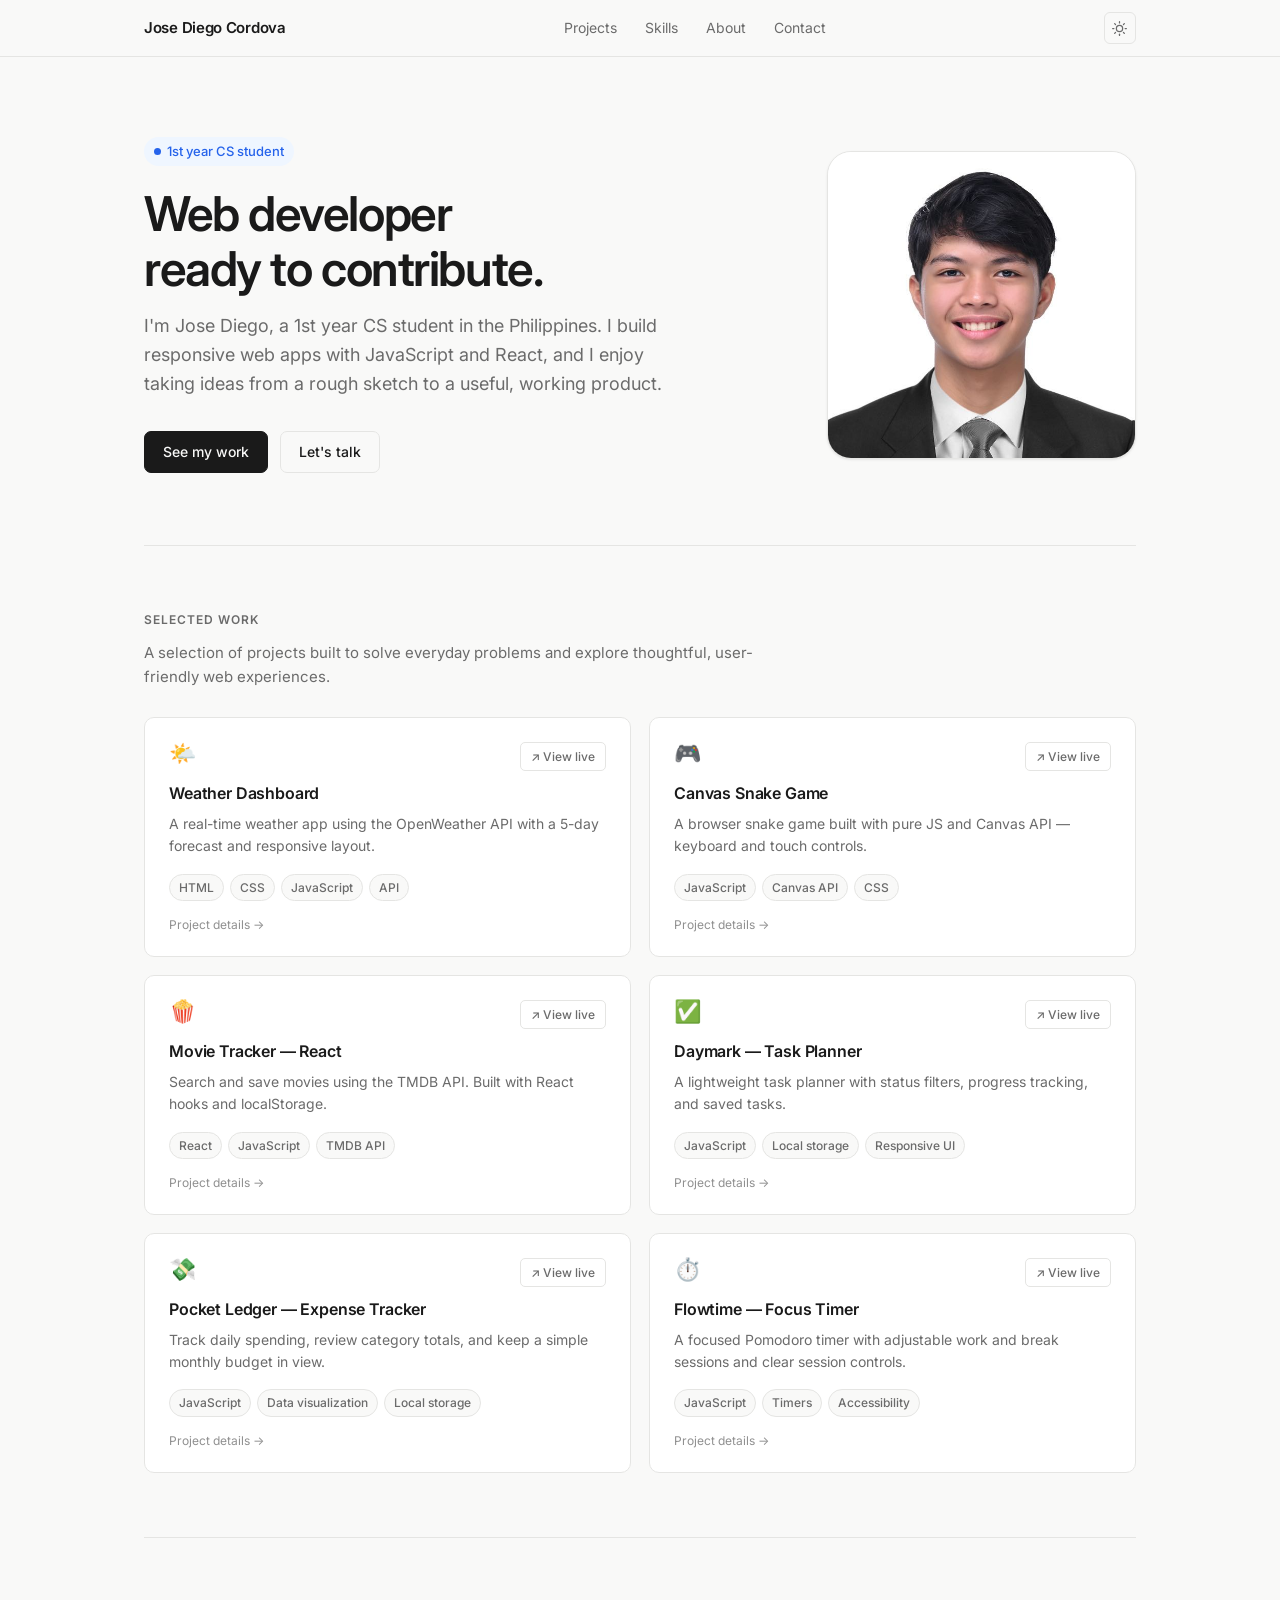
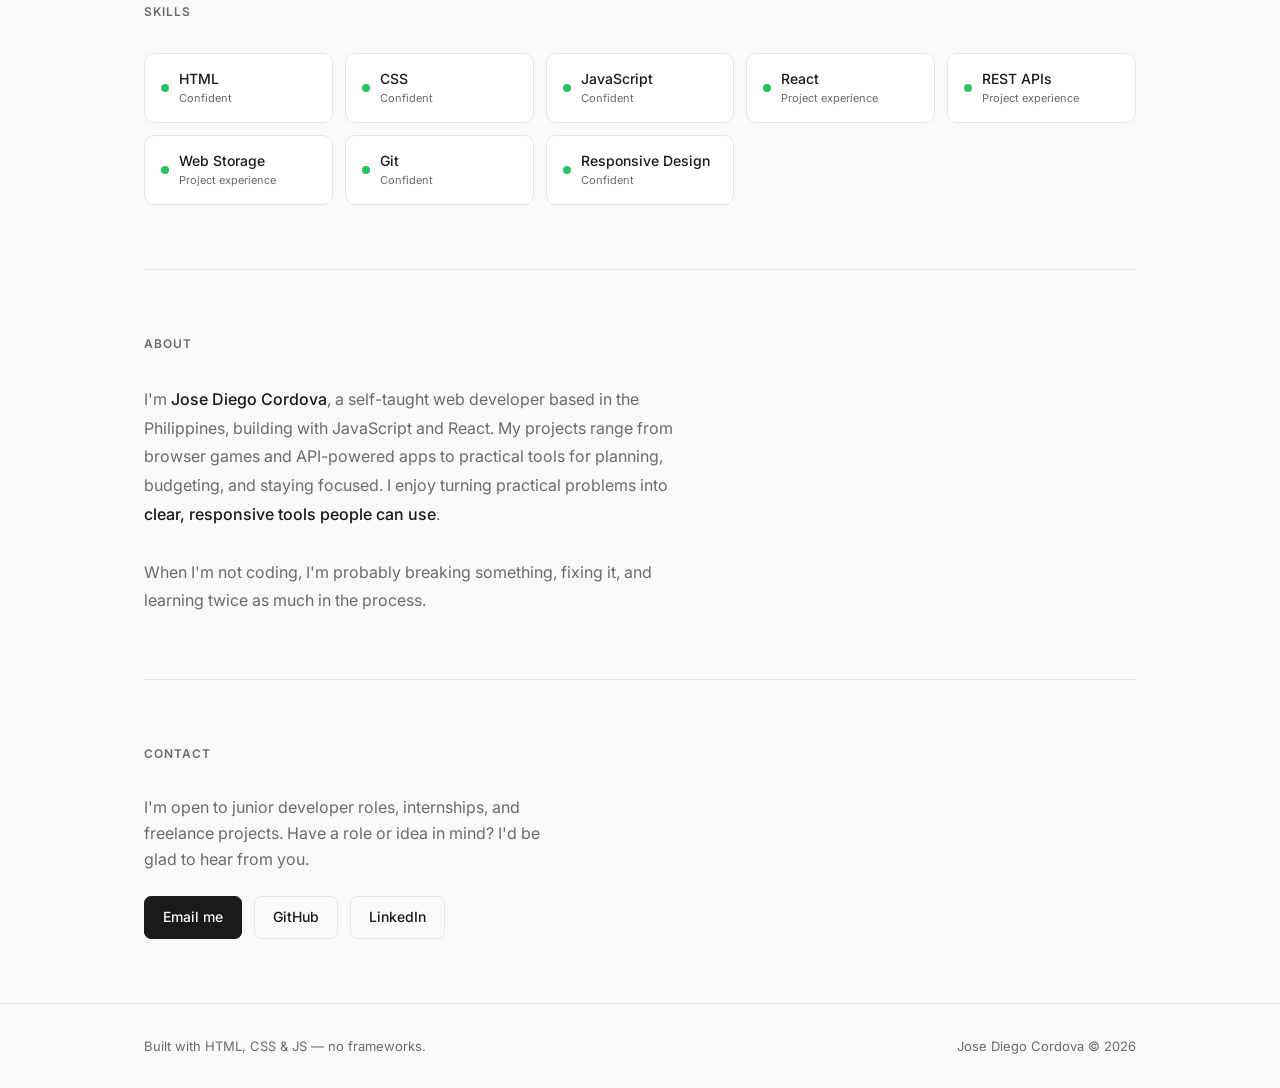
<file: index.html>
<!DOCTYPE html>
<html lang="en" data-theme="light">
<head>
  <meta charset="UTF-8">
  <meta name="viewport" content="width=device-width, initial-scale=1">
  <title>Jose Diego Cordova — Junior Web Developer</title>
  <meta name="description" content="Jose Diego Cordova is a junior web developer in the Philippines, open to opportunities. Explore responsive web projects built with JavaScript, React, browser APIs, and more.">

  <!-- Google Fonts -->
  <link rel="preconnect" href="https://fonts.googleapis.com">
  <link rel="preconnect" href="https://fonts.gstatic.com" crossorigin>
  <link href="https://fonts.googleapis.com/css2?family=Inter:wght@400;500;600&display=swap" rel="stylesheet">

  <!-- Your stylesheet -->
  <link rel="stylesheet" href="style.css">
</head>
<body>

  <!-- Nav -->
  <nav>
    <div class="container nav-inner">
      <span class="nav-logo">Jose Diego Cordova</span>
      <ul class="nav-links">
        <li><a href="#projects">Projects</a></li>
        <li><a href="#skills">Skills</a></li>
        <li><a href="#about">About</a></li>
        <li><a href="#contact">Contact</a></li>
      </ul>
      <button class="theme-btn" id="themeToggle" aria-label="Toggle dark mode">
        <!-- Sun icon -->
        <svg class="icon-sun" width="15" height="15" viewBox="0 0 24 24" fill="none"
          stroke="currentColor" stroke-width="2" stroke-linecap="round" stroke-linejoin="round">
          <circle cx="12" cy="12" r="5"/>
          <line x1="12" y1="1" x2="12" y2="3"/>
          <line x1="12" y1="21" x2="12" y2="23"/>
          <line x1="4.22" y1="4.22" x2="5.64" y2="5.64"/>
          <line x1="18.36" y1="18.36" x2="19.78" y2="19.78"/>
          <line x1="1" y1="12" x2="3" y2="12"/>
          <line x1="21" y1="12" x2="23" y2="12"/>
          <line x1="4.22" y1="19.78" x2="5.64" y2="18.36"/>
          <line x1="18.36" y1="5.64" x2="19.78" y2="4.22"/>
        </svg>
        <!-- Moon icon -->
        <svg class="icon-moon" width="15" height="15" viewBox="0 0 24 24" fill="none"
          stroke="currentColor" stroke-width="2" stroke-linecap="round" stroke-linejoin="round">
          <path d="M21 12.79A9 9 0 1 1 11.21 3 7 7 0 0 0 21 12.79z"/>
        </svg>
      </button>
    </div>
  </nav>

  <!-- Main content -->
  <div class="container">

    <!-- Hero -->
    <div class="hero">
      <div class="hero-copy">
        <div class="hero-eyebrow">
          <span class="status-dot"></span>
          1st year CS student
        </div>
        <h1>Web developer<br>ready to contribute.</h1>
        <p class="hero-sub">
          I'm Jose Diego, a 1st year CS student in the Philippines. I build
          responsive web apps with JavaScript and React, and I enjoy taking ideas
          from a rough sketch to a useful, working product.
        </p>
        <div class="hero-actions">
          <a href="#projects" class="btn btn-primary">See my work</a>
          <a href="mailto:diegocordova0419@gmail.com?subject=Let%27s%20work%20together" class="btn btn-outline">Let's talk</a>
        </div>
      </div>

      <div class="hero-visual" aria-label="Jose Diego portrait">
        <img src="assets/jose-profile.png" alt="Jose Diego Cordova portrait" class="profile-photo">
      </div>
    </div>

    <!-- Projects -->
    <section id="projects">
      <p class="section-label">Selected work</p>
      <p class="projects-intro">A selection of projects built to solve everyday problems and explore thoughtful, user-friendly web experiences.</p>
      <div class="projects-grid" id="projectsGrid">

        <article class="project-card" data-project="weather">
          <div class="project-header">
            <span class="project-icon">🌤️</span>
            <a class="link-btn" href="weather/index.html">↗ View live</a>
          </div>
          <p class="project-title">Weather Dashboard</p>
          <p class="project-desc">A real-time weather app using the OpenWeather API with a 5-day forecast and responsive layout.</p>
          <div class="project-tags">
            <span class="tag">HTML</span>
            <span class="tag">CSS</span>
            <span class="tag">JavaScript</span>
            <span class="tag">API</span>
          </div>
          <button class="card-hint" type="button" data-project-details="weather">Project details →</button>
        </article>

        <article class="project-card" data-project="snake">
          <div class="project-header">
            <span class="project-icon">🎮</span>
            <a class="link-btn" href="snake/index.html">↗ View live</a>
          </div>
          <p class="project-title">Canvas Snake Game</p>
          <p class="project-desc">A browser snake game built with pure JS and Canvas API — keyboard and touch controls.</p>
          <div class="project-tags">
            <span class="tag">JavaScript</span>
            <span class="tag">Canvas API</span>
            <span class="tag">CSS</span>
          </div>
          <button class="card-hint" type="button" data-project-details="snake">Project details →</button>
        </article>

        <article class="project-card" data-project="movies">
          <div class="project-header">
            <span class="project-icon">🍿</span>
            <a class="link-btn" href="movies/index.html">↗ View live</a>
          </div>
          <p class="project-title">Movie Tracker — React</p>
          <p class="project-desc">Search and save movies using the TMDB API. Built with React hooks and localStorage.</p>
          <div class="project-tags">
            <span class="tag">React</span>
            <span class="tag">JavaScript</span>
            <span class="tag">TMDB API</span>
          </div>
          <button class="card-hint" type="button" data-project-details="movies">Project details →</button>
        </article>

        <article class="project-card" data-project="taskboard">
          <div class="project-header">
            <span class="project-icon">✅</span>
            <a class="link-btn" href="taskboard/index.html">↗ View live</a>
          </div>
          <p class="project-title">Daymark — Task Planner</p>
          <p class="project-desc">A lightweight task planner with status filters, progress tracking, and saved tasks.</p>
          <div class="project-tags">
            <span class="tag">JavaScript</span>
            <span class="tag">Local storage</span>
            <span class="tag">Responsive UI</span>
          </div>
          <button class="card-hint" type="button" data-project-details="taskboard">Project details →</button>
        </article>

        <article class="project-card" data-project="expenses">
          <div class="project-header">
            <span class="project-icon">💸</span>
            <a class="link-btn" href="expenses/index.html">↗ View live</a>
          </div>
          <p class="project-title">Pocket Ledger — Expense Tracker</p>
          <p class="project-desc">Track daily spending, review category totals, and keep a simple monthly budget in view.</p>
          <div class="project-tags">
            <span class="tag">JavaScript</span>
            <span class="tag">Data visualization</span>
            <span class="tag">Local storage</span>
          </div>
          <button class="card-hint" type="button" data-project-details="expenses">Project details →</button>
        </article>

        <article class="project-card" data-project="focus">
          <div class="project-header">
            <span class="project-icon">⏱️</span>
            <a class="link-btn" href="focus/index.html">↗ View live</a>
          </div>
          <p class="project-title">Flowtime — Focus Timer</p>
          <p class="project-desc">A focused Pomodoro timer with adjustable work and break sessions and clear session controls.</p>
          <div class="project-tags">
            <span class="tag">JavaScript</span>
            <span class="tag">Timers</span>
            <span class="tag">Accessibility</span>
          </div>
          <button class="card-hint" type="button" data-project-details="focus">Project details →</button>
        </article>

      </div>
    </section>

    <!-- Skills -->
    <section id="skills">
      <p class="section-label">Skills</p>
      <div class="skills-grid" id="skillsGrid">
        <div class="skill-item"><span class="skill-dot solid"></span><div><p class="skill-name">HTML</p><p class="skill-level">Confident</p></div></div>
        <div class="skill-item"><span class="skill-dot solid"></span><div><p class="skill-name">CSS</p><p class="skill-level">Confident</p></div></div>
        <div class="skill-item"><span class="skill-dot solid"></span><div><p class="skill-name">JavaScript</p><p class="skill-level">Confident</p></div></div>
        <div class="skill-item"><span class="skill-dot solid"></span><div><p class="skill-name">React</p><p class="skill-level">Project experience</p></div></div>
        <div class="skill-item"><span class="skill-dot solid"></span><div><p class="skill-name">REST APIs</p><p class="skill-level">Project experience</p></div></div>
        <div class="skill-item"><span class="skill-dot solid"></span><div><p class="skill-name">Web Storage</p><p class="skill-level">Project experience</p></div></div>
        <div class="skill-item"><span class="skill-dot solid"></span><div><p class="skill-name">Git</p><p class="skill-level">Confident</p></div></div>
        <div class="skill-item"><span class="skill-dot solid"></span><div><p class="skill-name">Responsive Design</p><p class="skill-level">Confident</p></div></div>
      </div>
    </section>

    <!-- About -->
    <section id="about">
      <p class="section-label">About</p>
      <p class="about-text">
        I'm <strong>Jose Diego Cordova</strong>, a self-taught web developer based in the Philippines,
        building with JavaScript and React. My projects range from browser games and API-powered apps
        to practical tools for planning, budgeting, and staying focused. I enjoy turning practical problems
        into <strong>clear, responsive tools people can use</strong>.
        <br><br>
        When I'm not coding, I'm probably breaking something, fixing it, and learning twice as much
        in the process.
      </p>
    </section>

    <!-- Contact -->
    <section id="contact">
      <p class="section-label">Contact</p>
      <p class="contact-desc">I'm open to junior developer roles, internships, and freelance projects. Have a role or idea in mind? I'd be glad to hear from you.</p>
      <div class="contact-row">
        <a href="mailto:diegocordova0419@gmail.com?subject=Let%27s%20work%20together" class="btn btn-primary">Email me</a>
        <a href="https://github.com/diegocordova0419-spec" target="_blank" rel="noopener noreferrer" class="btn btn-outline">GitHub</a>
        <a href="https://www.linkedin.com/in/diego-cordova-29ba9b2bb/" target="_blank" rel="noopener noreferrer" class="btn btn-outline">LinkedIn</a>
      </div>
    </section>

  </div><!-- end .container -->

  <!-- Project modal -->
  <div class="modal-backdrop" id="modalBackdrop" role="dialog" aria-modal="true">
    <div class="modal" id="modal">
      <div class="modal-top">
        <div class="modal-header">
          <span class="modal-icon" id="modalIcon"></span>
          <button class="modal-close" id="modalClose" aria-label="Close">✕</button>
        </div>
        <p class="modal-title" id="modalTitle"></p>
        <p class="modal-subtitle" id="modalSubtitle"></p>
      </div>
      <div class="modal-divider"></div>
      <div class="modal-body">
        <p class="modal-section-label">About this project</p>
        <p class="modal-desc" id="modalDesc"></p>
        <p class="modal-section-label">What I built</p>
        <ul class="modal-features" id="modalFeatures"></ul>
        <p class="modal-section-label">Tech stack</p>
        <div class="modal-tags" id="modalTags"></div>
        <div class="modal-actions" id="modalActions"></div>
      </div>
    </div>
  </div>

  <!-- Footer -->
  <footer>
    <div class="container footer-inner">
      <span>Built with HTML, CSS & JS — no frameworks.</span>
      <span>Jose Diego Cordova © 2026</span>
    </div>
  </footer>

  <!-- Your scripts -->
  <script src="script.js"></script>

</body>
</html>
</file>
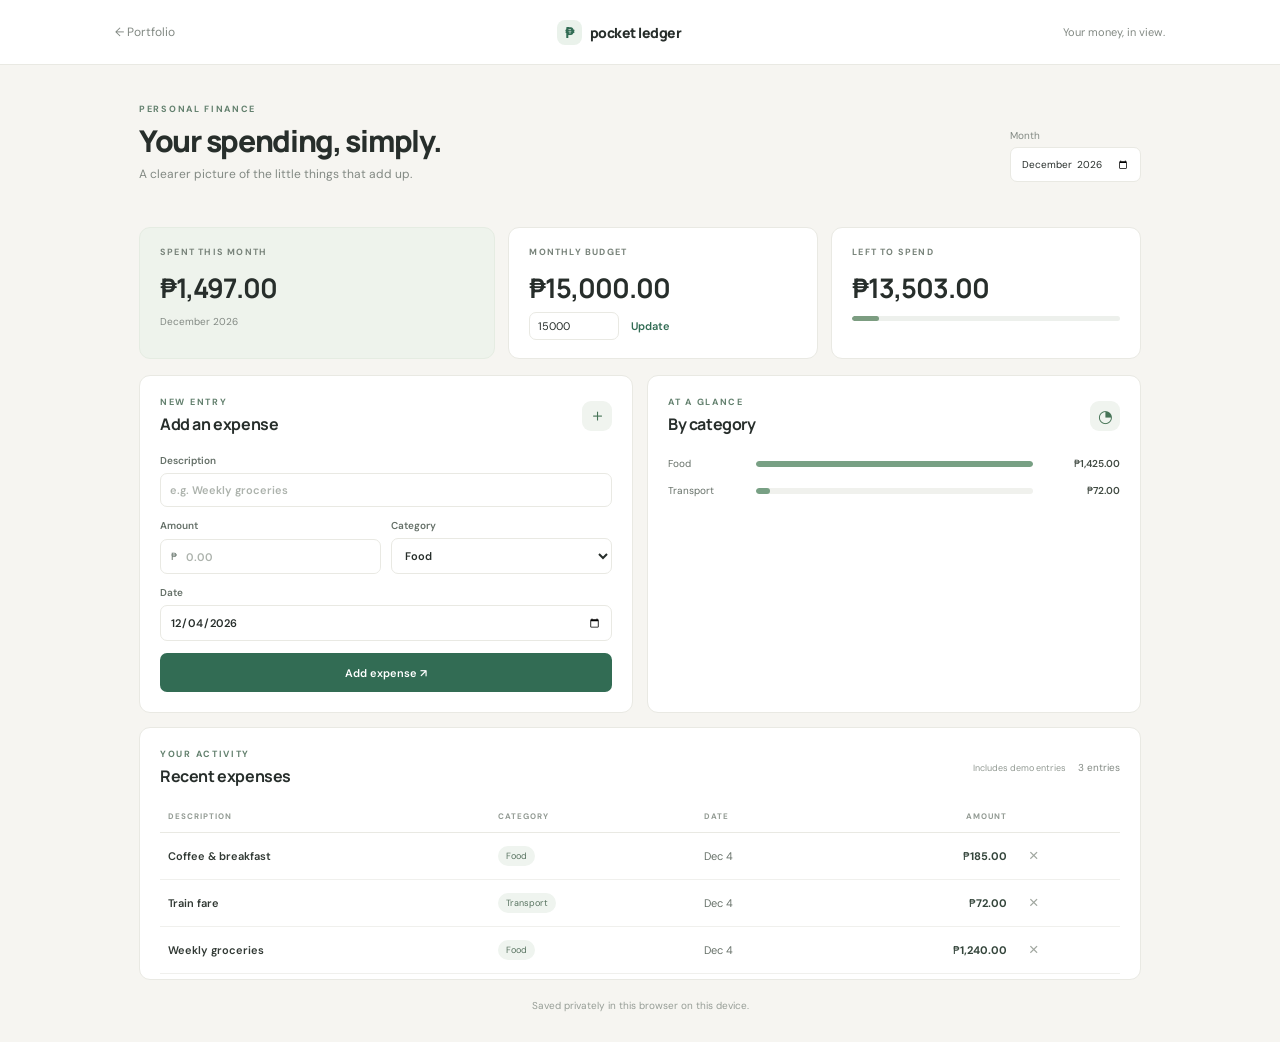
<file: expenses/index.html>
<!DOCTYPE html>
<html lang="en">
<head>
  <meta charset="UTF-8">
  <meta name="viewport" content="width=device-width, initial-scale=1">
  <meta name="theme-color" content="#f6f5f1">
  <title>Pocket Ledger — Expense Tracker</title>
  <link rel="preconnect" href="https://fonts.googleapis.com">
  <link rel="preconnect" href="https://fonts.gstatic.com" crossorigin>
  <link href="https://fonts.googleapis.com/css2?family=DM+Sans:wght@400;500;600;700&family=Manrope:wght@500;600;700;800&display=swap" rel="stylesheet">
  <link rel="stylesheet" href="style.css">
  <script src="script.js" defer></script>
</head>
<body>
  <header class="topbar">
    <a class="back-link" href="../index.html">← Portfolio</a>
    <a class="brand" href="./index.html"><span class="brand-icon">₱</span> pocket ledger</a>
    <span class="top-note">Your money, in view.</span>
  </header>
  <main class="dashboard">
    <div class="page-heading">
      <div><p class="eyebrow">PERSONAL FINANCE</p><h1>Your spending, simply.</h1><p class="subheading">A clearer picture of the little things that add up.</p></div>
      <label class="month-picker">Month<input id="monthPicker" type="month" aria-label="Select month"></label>
    </div>
    <p id="notice" class="notice" role="status" aria-live="polite"></p>
    <section class="summary-grid" aria-label="Monthly summary">
      <article class="summary-card main-summary"><span class="summary-label">SPENT THIS MONTH</span><strong id="totalSpent">₱0</strong><span class="summary-caption" id="monthCaption"></span></article>
      <article class="summary-card"><span class="summary-label">MONTHLY BUDGET</span><strong id="budgetValue">₱0</strong><form id="budgetForm" class="budget-form"><label class="visually-hidden" for="budgetInput">Set monthly budget</label><input id="budgetInput" type="number" min="0" step="100" aria-label="Monthly budget"><button type="submit">Update</button></form></article>
      <article class="summary-card"><span class="summary-label">LEFT TO SPEND</span><strong id="remainingBudget">₱0</strong><div class="budget-track" role="progressbar" aria-label="Monthly budget used" aria-valuemin="0" aria-valuemax="100" aria-valuenow="0"><span id="budgetBar"></span></div></article>
    </section>
    <div class="content-grid">
      <section class="panel add-panel">
        <div class="panel-heading"><div><p class="eyebrow">NEW ENTRY</p><h2>Add an expense</h2></div><span class="panel-icon">＋</span></div>
        <form id="expenseForm" class="expense-form">
          <label>Description<input id="descriptionInput" maxlength="60" placeholder="e.g. Weekly groceries" required></label>
          <div class="form-row">
            <label>Amount<span class="amount-input"><span>₱</span><input id="amountInput" type="number" min="0.01" step="0.01" placeholder="0.00" required></span></label>
            <label>Category<select id="categoryInput"><option>Food</option><option>Transport</option><option>Shopping</option><option>Bills</option><option>Health</option><option>Other</option></select></label>
          </div>
          <label>Date<input id="dateInput" type="date" required></label>
          <button class="primary-button" type="submit">Add expense <span aria-hidden="true">↗</span></button>
        </form>
      </section>
      <section class="panel breakdown-panel">
        <div class="panel-heading"><div><p class="eyebrow">AT A GLANCE</p><h2>By category</h2></div><span class="panel-icon">◔</span></div>
        <div id="categoryBreakdown" class="category-breakdown"></div>
      </section>
    </div>
    <section class="panel transactions-panel">
      <div class="panel-heading transaction-heading"><div><p class="eyebrow">YOUR ACTIVITY</p><h2>Recent expenses</h2></div><div class="activity-meta"><span class="sample-hint">Includes demo entries</span><span id="entryCount" class="entry-count">0 entries</span></div></div>
      <div class="table-scroll">
        <table><thead><tr><th scope="col">DESCRIPTION</th><th scope="col">CATEGORY</th><th scope="col">DATE</th><th scope="col" class="amount-column">AMOUNT</th><th><span class="visually-hidden">Actions</span></th></tr></thead><tbody id="expenseRows"></tbody></table>
      </div>
      <div id="emptyState" class="empty-state" hidden><span>✳</span><p>No expenses for this month yet.</p><small>Add an entry to start your ledger.</small></div>
    </section>
    <footer>Saved privately in this browser on this device.</footer>
  </main>
</body>
</html>
</file>
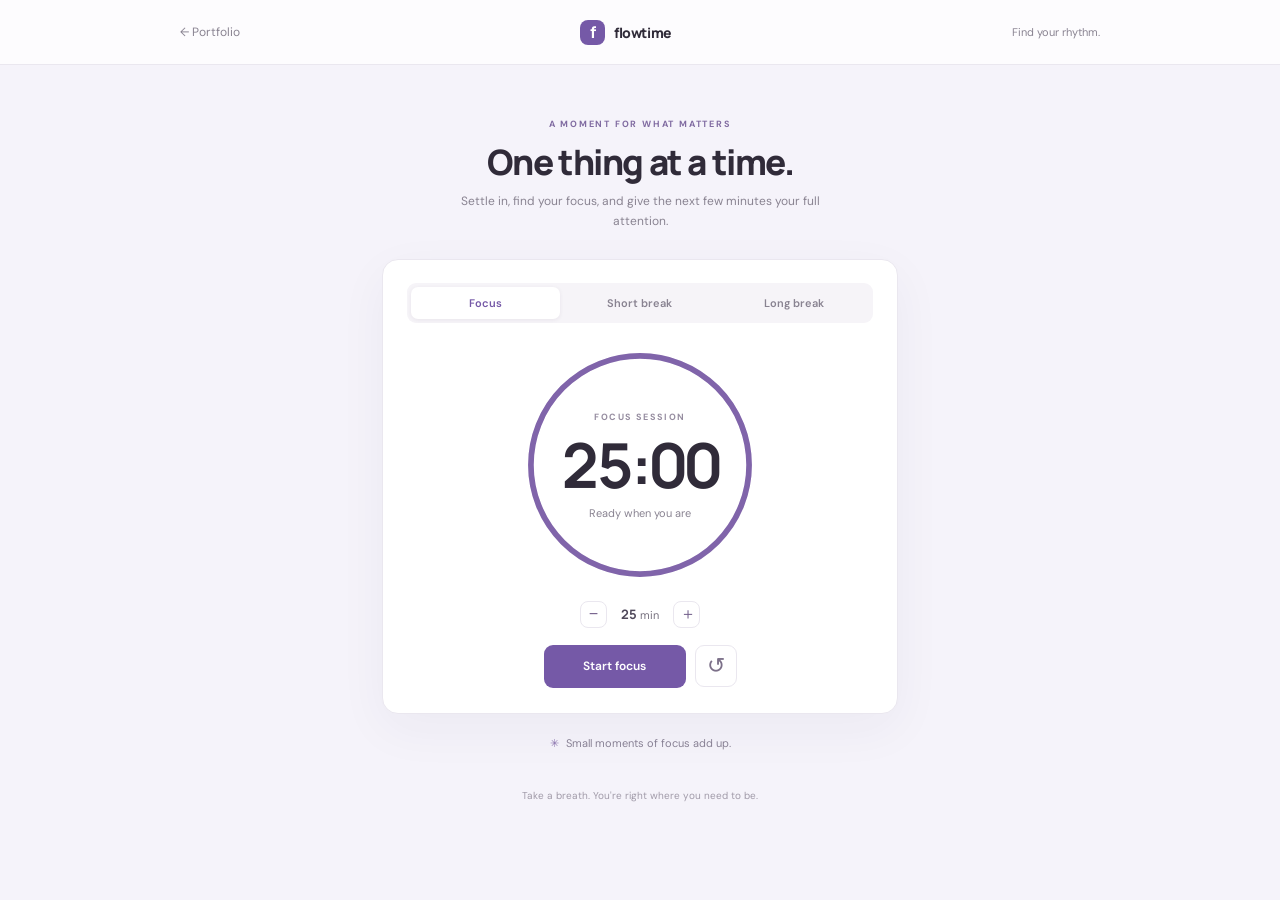
<file: focus/index.html>
<!DOCTYPE html>
<html lang="en">
<head>
  <meta charset="UTF-8">
  <meta name="viewport" content="width=device-width, initial-scale=1">
  <meta name="theme-color" content="#f5f3fa">
  <title>Flowtime — Focus Timer</title>
  <link rel="preconnect" href="https://fonts.googleapis.com">
  <link rel="preconnect" href="https://fonts.gstatic.com" crossorigin>
  <link href="https://fonts.googleapis.com/css2?family=DM+Sans:wght@400;500;600;700&family=Manrope:wght@500;600;700;800&display=swap" rel="stylesheet">
  <link rel="stylesheet" href="style.css">
  <script src="script.js" defer></script>
</head>
<body>
  <header class="topbar">
    <a class="back-link" href="../index.html">← Portfolio</a>
    <span class="brand"><span class="brand-mark">f</span> flowtime</span>
    <span class="top-note">Find your rhythm.</span>
  </header>
  <main class="page">
    <section class="intro">
      <p class="eyebrow">A MOMENT FOR WHAT MATTERS</p>
      <h1>One thing at a time.</h1>
      <p>Settle in, find your focus, and give the next few minutes your full attention.</p>
    </section>
    <section class="timer-card" aria-label="Focus timer">
      <div class="mode-switch" role="group" aria-label="Timer session">
        <button type="button" class="mode-button active" data-mode="focus" aria-pressed="true">Focus</button>
        <button type="button" class="mode-button" data-mode="short" aria-pressed="false">Short break</button>
        <button type="button" class="mode-button" data-mode="long" aria-pressed="false">Long break</button>
      </div>
      <div class="timer-wrap">
        <svg class="timer-ring" viewBox="0 0 220 220" aria-hidden="true">
          <circle class="ring-track" cx="110" cy="110" r="96"></circle>
          <circle class="ring-progress" id="ringProgress" cx="110" cy="110" r="96"></circle>
        </svg>
        <div class="timer-display">
          <span id="modeLabel">FOCUS SESSION</span>
          <time id="timer" aria-label="25 minutes remaining">25:00</time>
          <span id="sessionStatus" role="status" aria-live="polite">Ready when you are</span>
        </div>
      </div>
      <div class="duration-control" aria-label="Adjust session duration">
        <button type="button" id="decreaseDuration" aria-label="Decrease session by one minute">−</button>
        <span><strong id="durationLabel">25</strong> min</span>
        <button type="button" id="increaseDuration" aria-label="Increase session by one minute">＋</button>
      </div>
      <div class="timer-actions">
        <button class="start-button" id="toggleTimer" type="button">Start focus</button>
        <button class="reset-button" id="resetTimer" type="button" aria-label="Reset timer">↺</button>
      </div>
    </section>
    <div class="timer-note"><span>✳</span> Small moments of focus add up.</div>
    <footer>Take a breath. You're right where you need to be.</footer>
  </main>
</body>
</html>
</file>
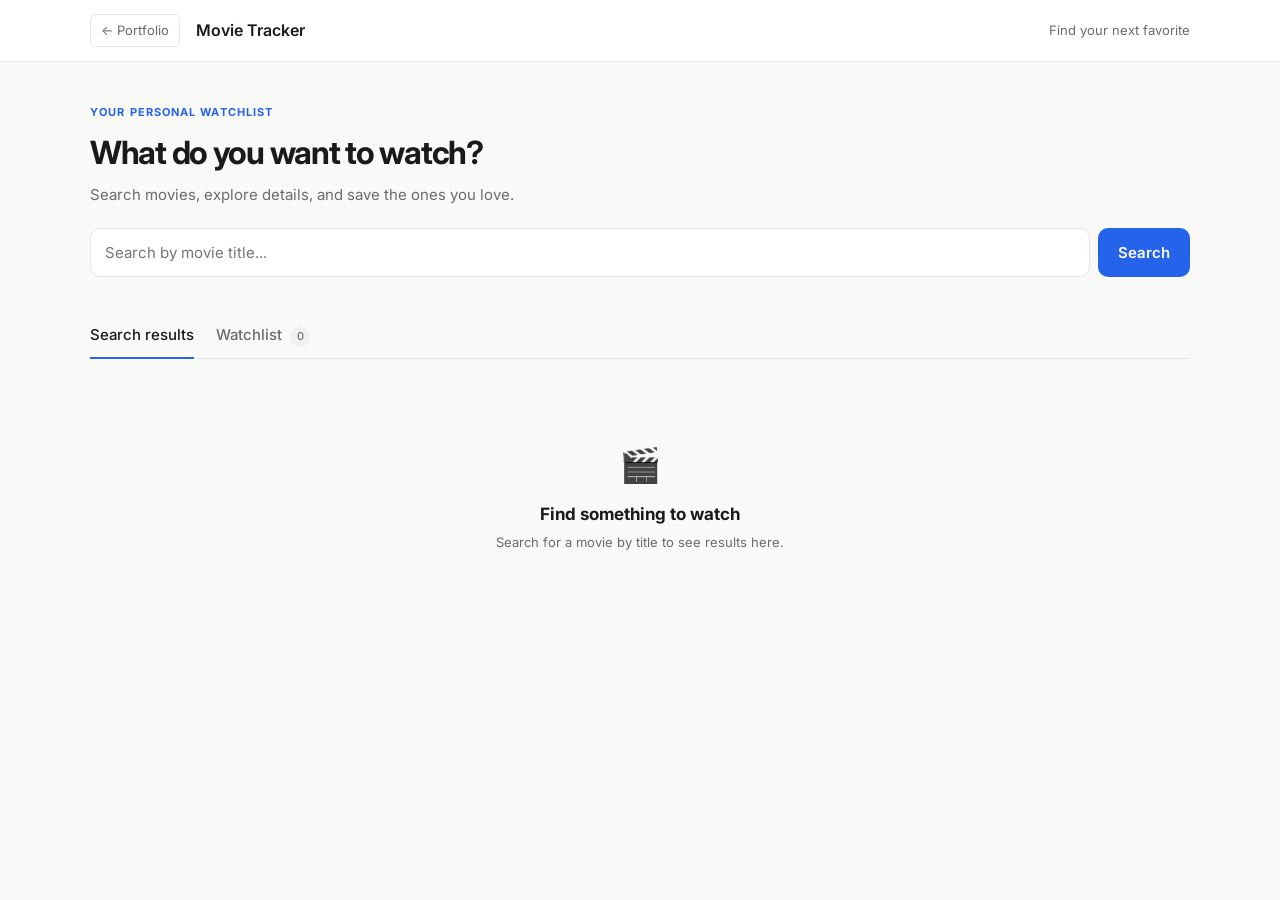
<file: movies/index.html>
<!DOCTYPE html>
<html lang="en">
<head>
  <meta charset="UTF-8">
  <meta name="viewport" content="width=device-width, initial-scale=1">
  <meta name="theme-color" content="#f9f9f8">
  <title>Movie Tracker — Portfolio Project</title>
  <link rel="preconnect" href="https://fonts.googleapis.com">
  <link rel="preconnect" href="https://fonts.gstatic.com" crossorigin>
  <link href="https://fonts.googleapis.com/css2?family=Inter:wght@400;500;600;700&display=swap" rel="stylesheet">
  <link rel="stylesheet" href="style.css">
  <script src="script.js" defer></script>
</head>
<body>
  <header class="site-header">
    <a class="back-link" href="../index.html">← Portfolio</a>
    <h1>Movie Tracker</h1>
    <span class="header-note">Find your next favorite</span>
  </header>
  <main class="page-content">
    <section class="intro">
      <p class="eyebrow">Your personal watchlist</p>
      <h2>What do you want to watch?</h2>
      <p>Search movies, explore details, and save the ones you love.</p>
    </section>
    <form class="search-form" id="searchForm">
      <label class="visually-hidden" for="movieSearch">Search movies</label>
      <input id="movieSearch" type="search" placeholder="Search by movie title..." autocomplete="off">
      <button type="submit">Search</button>
    </form>
    <p class="error-message" id="errorMessage" role="alert" aria-live="polite"></p>
    <nav class="tabs" aria-label="Movie collection">
      <button class="tab active" id="resultsTab" type="button" aria-selected="true">Search results</button>
      <button class="tab" id="watchlistTab" type="button" aria-selected="false">Watchlist <span id="watchlistCount">0</span></button>
    </nav>
    <section id="movieGrid" class="movie-grid" aria-live="polite"></section>
    <section id="emptyState" class="empty-state">
      <span class="empty-icon" aria-hidden="true">🎬</span>
      <h3 id="emptyTitle">Find something to watch</h3>
      <p id="emptyText">Search for a movie by title to see results here.</p>
    </section>
  </main>
  <div class="detail-backdrop" id="detailBackdrop" hidden>
    <section class="detail-dialog" role="dialog" aria-modal="true" aria-labelledby="detailTitle">
      <button class="close-button" id="closeDetails" type="button" aria-label="Close movie details">×</button>
      <div id="detailContent"></div>
    </section>
  </div>
</body>
</html>
</file>
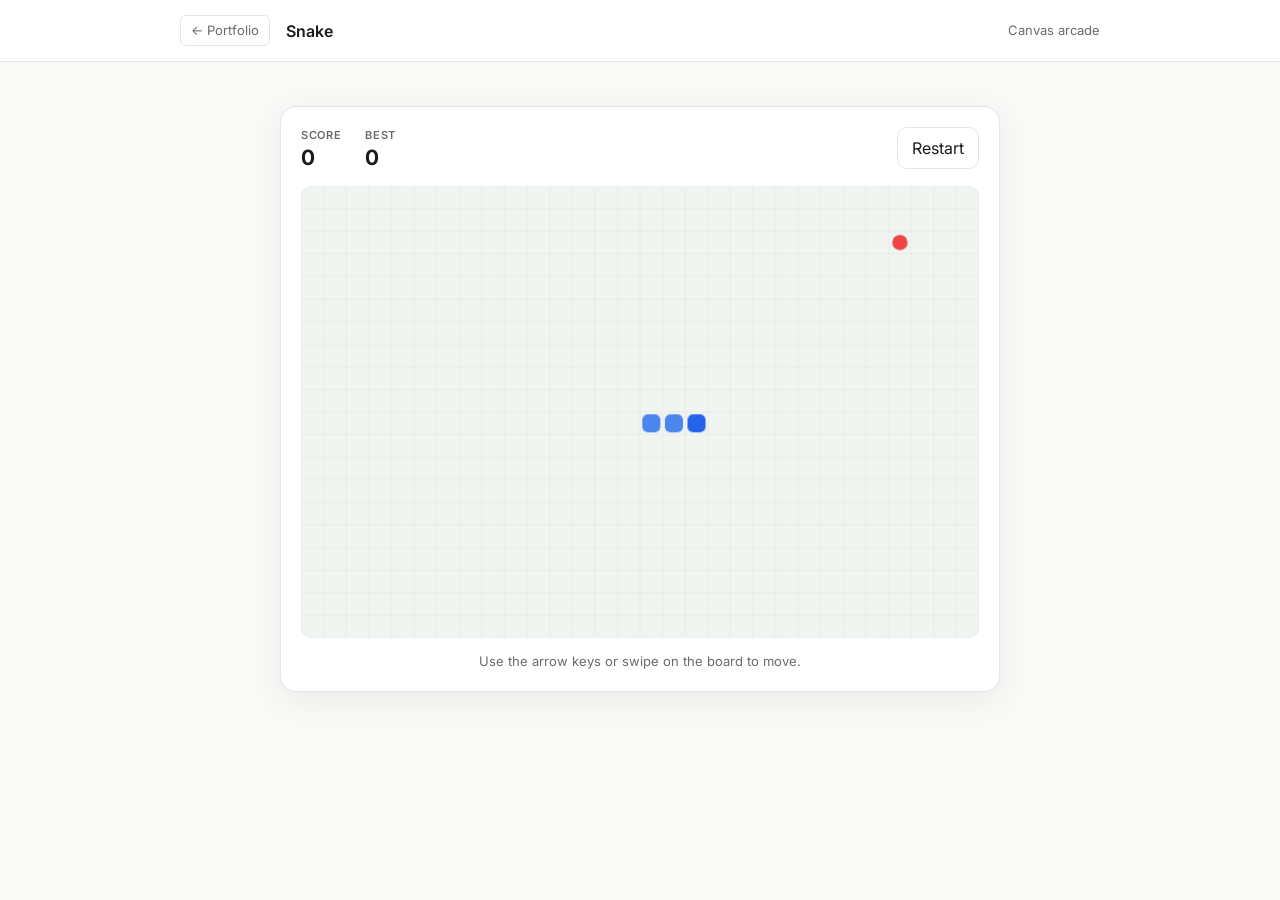
<file: snake/index.html>
<!DOCTYPE html>
<html lang="en">
<head>
  <meta charset="UTF-8">
  <meta name="viewport" content="width=device-width, initial-scale=1">
  <meta name="theme-color" content="#f9f9f8">
  <title>Snake — Portfolio Project</title>
  <link rel="preconnect" href="https://fonts.googleapis.com">
  <link rel="preconnect" href="https://fonts.gstatic.com" crossorigin>
  <link href="https://fonts.googleapis.com/css2?family=Inter:wght@400;500;600;700&display=swap" rel="stylesheet">
  <link rel="stylesheet" href="style.css">
  <script src="script.js" defer></script>
</head>
<body>
  <header class="site-header">
    <a class="back-link" href="../index.html">← Portfolio</a>
    <h1>Snake</h1>
    <span class="header-note">Canvas arcade</span>
  </header>
  <main class="game-layout">
    <section class="game-panel" aria-label="Snake game">
      <div class="score-row">
        <div><span class="label">Score</span><strong id="score">0</strong></div>
        <div><span class="label">Best</span><strong id="highScore">0</strong></div>
        <button class="restart-button" id="restartButton" type="button">Restart</button>
      </div>
      <div class="board-wrap">
        <canvas id="gameCanvas" width="600" height="400" aria-label="Snake game board"></canvas>
        <div class="game-overlay" id="gameOverlay" hidden>
          <div class="overlay-card">
            <p class="eyebrow">Game over</p>
            <h2>Nice run!</h2>
            <p>You scored <strong id="finalScore">0</strong> points.</p>
            <button id="playAgainButton" type="button">Play again</button>
          </div>
        </div>
      </div>
      <p class="help-text">Use the arrow keys or swipe on the board to move.</p>
      <div class="touch-controls" aria-label="Touch controls">
        <button type="button" data-direction="up" aria-label="Move up">↑</button>
        <div>
          <button type="button" data-direction="left" aria-label="Move left">←</button>
          <button type="button" data-direction="down" aria-label="Move down">↓</button>
          <button type="button" data-direction="right" aria-label="Move right">→</button>
        </div>
      </div>
    </section>
  </main>
</body>
</html>
</file>
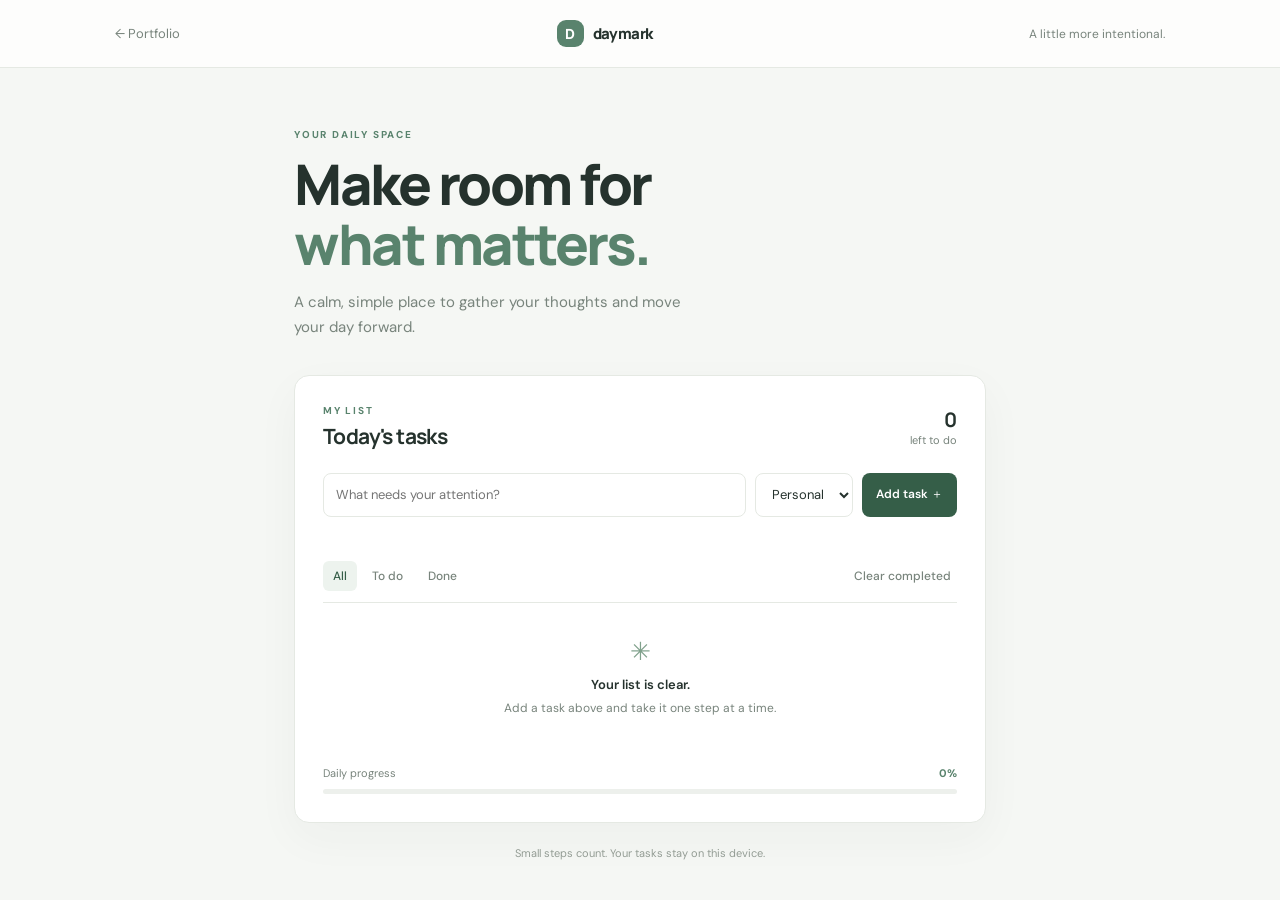
<file: taskboard/index.html>
<!DOCTYPE html>
<html lang="en">
<head>
  <meta charset="UTF-8">
  <meta name="viewport" content="width=device-width, initial-scale=1">
  <meta name="theme-color" content="#f5f7f4">
  <title>Daymark — Task Planner</title>
  <link rel="preconnect" href="https://fonts.googleapis.com">
  <link rel="preconnect" href="https://fonts.gstatic.com" crossorigin>
  <link href="https://fonts.googleapis.com/css2?family=DM+Sans:wght@400;500;600;700&family=Manrope:wght@500;600;700;800&display=swap" rel="stylesheet">
  <link rel="stylesheet" href="style.css">
  <script src="script.js" defer></script>
</head>
<body>
  <header class="topbar">
    <a class="back-link" href="../index.html">← Portfolio</a>
    <span class="brand"><span class="brand-mark">D</span> daymark</span>
    <span class="top-note">A little more intentional.</span>
  </header>
  <main class="layout">
    <section class="intro">
      <p class="eyebrow">YOUR DAILY SPACE</p>
      <h1>Make room for<br><span>what matters.</span></h1>
      <p>A calm, simple place to gather your thoughts and move your day forward.</p>
    </section>
    <section class="task-panel" aria-labelledby="listHeading">
      <div class="panel-heading">
        <div><p class="eyebrow">MY LIST</p><h2 id="listHeading">Today's tasks</h2></div>
        <p class="task-count"><strong id="remainingCount">0</strong><span>left to do</span></p>
      </div>
      <form class="task-form" id="taskForm">
        <label class="visually-hidden" for="taskInput">Add a task</label>
        <input id="taskInput" name="task" maxlength="100" placeholder="What needs your attention?" required>
        <label class="visually-hidden" for="taskCategory">Task category</label>
        <select id="taskCategory" name="category">
          <option>Personal</option><option>Work</option><option>Learning</option>
        </select>
        <button type="submit">Add task <span aria-hidden="true">＋</span></button>
      </form>
      <p class="notice" id="notice" role="status" aria-live="polite"></p>
      <div class="list-toolbar">
        <div class="filters" role="group" aria-label="Filter tasks">
          <button class="filter active" type="button" data-filter="all" aria-pressed="true">All</button>
          <button class="filter" type="button" data-filter="active" aria-pressed="false">To do</button>
          <button class="filter" type="button" data-filter="completed" aria-pressed="false">Done</button>
        </div>
        <button class="text-button" id="clearCompleted" type="button">Clear completed</button>
      </div>
      <ul class="task-list" id="taskList" aria-live="polite"></ul>
      <div class="empty-state" id="emptyState">
        <span aria-hidden="true">✳</span>
        <p>Your list is clear.</p>
        <small>Add a task above and take it one step at a time.</small>
      </div>
      <div class="progress-row"><span>Daily progress</span><strong id="progressLabel">0%</strong></div>
      <div class="progress-track" role="progressbar" aria-label="Daily task progress" aria-valuemin="0" aria-valuemax="100" aria-valuenow="0"><span id="progressBar"></span></div>
    </section>
    <footer>Small steps count. Your tasks stay on this device.</footer>
  </main>
</body>
</html>
</file>
<file: style.css>
/* ── Tokens ── */
:root {
  --bg: #f9f9f8;
  --surface: #ffffff;
  --text: #1a1a1a;
  --text-muted: #6b6b6b;
  --accent: #2563eb;
  --accent-soft: #eff6ff;
  --border: #e5e5e3;
  --radius: 10px;
  --shadow: 0 1px 3px rgba(0,0,0,0.06), 0 1px 2px rgba(0,0,0,0.04);
  --transition: 0.2s ease;
}

[data-theme="dark"] {
  --bg: #111110;
  --surface: #1c1c1b;
  --text: #f0f0ee;
  --text-muted: #888884;
  --accent: #60a5fa;
  --accent-soft: #1e3a5f;
  --border: #2e2e2c;
  --shadow: 0 1px 3px rgba(0,0,0,0.3), 0 1px 2px rgba(0,0,0,0.2);
}

/* ── Reset ── */
*, *::before, *::after {
  box-sizing: border-box;
  margin: 0;
  padding: 0;
}

html {
  scroll-behavior: smooth;
}

body {
  font-family: 'Inter', sans-serif;
  background: var(--bg);
  color: var(--text);
  font-size: 16px;
  line-height: 1.6;
  transition: background var(--transition), color var(--transition);
  -webkit-font-smoothing: antialiased;
}

a {
  color: var(--accent);
  text-decoration: none;
}

a:hover {
  text-decoration: underline;
}

/* ── Layout ── */
.container {
  max-width: 1040px;
  margin: 0 auto;
  padding: 0 24px;
}

/* ── Nav ── */
nav {
  position: sticky;
  top: 0;
  z-index: 100;
  background: var(--bg);
  border-bottom: 1px solid var(--border);
  transition: background var(--transition), border-color var(--transition);
  backdrop-filter: blur(8px);
  -webkit-backdrop-filter: blur(8px);
}

.nav-inner {
  display: flex;
  align-items: center;
  justify-content: space-between;
  height: 56px;
}

.nav-logo {
  font-weight: 600;
  font-size: 15px;
  color: var(--text);
  letter-spacing: -0.02em;
}

.nav-links {
  display: flex;
  align-items: center;
  gap: 28px;
  list-style: none;
}

.nav-links a {
  font-size: 14px;
  color: var(--text-muted);
  transition: color var(--transition);
}

.nav-links a:hover {
  color: var(--text);
  text-decoration: none;
}

/* ── Theme toggle ── */
.theme-btn {
  background: none;
  border: 1px solid var(--border);
  border-radius: 6px;
  width: 32px;
  height: 32px;
  cursor: pointer;
  display: flex;
  align-items: center;
  justify-content: center;
  color: var(--text-muted);
  transition: background var(--transition), color var(--transition), border-color var(--transition);
}

.theme-btn:hover {
  background: var(--surface);
  color: var(--text);
}

.icon-moon { display: none; }
[data-theme="dark"] .icon-sun  { display: none; }
[data-theme="dark"] .icon-moon { display: block; }

/* ── Hero ── */
.hero {
  display: grid;
  grid-template-columns: minmax(0, 1.35fr) minmax(220px, 0.65fr);
  align-items: center;
  gap: 42px;
  padding: 80px 0 72px;
  opacity: 0;
  transform: translateY(16px);
  animation: fadeUp 0.5s ease 0.1s forwards;
}

.hero-copy {
  min-width: 0;
}

.hero-eyebrow {
  display: inline-flex;
  align-items: center;
  gap: 6px;
  font-size: 13px;
  color: var(--accent);
  font-weight: 500;
  margin-bottom: 20px;
  background: var(--accent-soft);
  padding: 4px 10px;
  border-radius: 20px;
  transition: background var(--transition);
}

.status-dot {
  width: 7px;
  height: 7px;
  border-radius: 50%;
  background: var(--accent);
  animation: pulse 2s infinite;
}

.hero h1 {
  font-size: clamp(32px, 5vw, 48px);
  font-weight: 600;
  line-height: 1.15;
  letter-spacing: -0.03em;
  color: var(--text);
  margin-bottom: 16px;
}

.hero-sub {
  font-size: 18px;
  color: var(--text-muted);
  max-width: 520px;
  line-height: 1.6;
  margin-bottom: 32px;
}

.hero-actions {
  display: flex;
  gap: 12px;
  flex-wrap: wrap;
}

.hero-visual {
  display: flex;
  justify-content: center;
  align-items: center;
}

.profile-photo {
  width: min(100%, 360px);
  aspect-ratio: 1 / 1;
  object-fit: cover;
  border-radius: 24px;
  background: #f2f2f2;
  border: 1px solid var(--border);
  box-shadow: var(--shadow);
}

/* ── Buttons ── */
.btn {
  display: inline-flex;
  align-items: center;
  gap: 6px;
  padding: 9px 18px;
  border-radius: 7px;
  font-size: 14px;
  font-weight: 500;
  cursor: pointer;
  transition: all var(--transition);
  border: 1px solid transparent;
  font-family: inherit;
  text-decoration: none;
}

.btn-primary {
  background: var(--text);
  color: var(--bg);
  border-color: var(--text);
}

.btn-primary:hover {
  opacity: 0.85;
  text-decoration: none;
}

.btn-outline {
  background: transparent;
  color: var(--text);
  border-color: var(--border);
}

.btn-outline:hover {
  background: var(--surface);
  text-decoration: none;
}

/* ── Sections ── */
section {
  padding: 64px 0;
  border-top: 1px solid var(--border);
}

.section-label {
  font-size: 12px;
  font-weight: 600;
  letter-spacing: 0.08em;
  color: var(--text-muted);
  text-transform: uppercase;
  margin-bottom: 32px;
}

/* ── Project cards ── */
.projects-grid {
  display: grid;
  grid-template-columns: repeat(2, minmax(0, 1fr));
  align-items: stretch;
  gap: 18px;
}

.projects-intro {
  max-width: 640px;
  margin: -20px 0 28px;
  color: var(--text-muted);
  font-size: 15px;
}

.project-card {
  background: var(--surface);
  border: 1px solid var(--border);
  border-radius: var(--radius);
  padding: 24px;
  display: flex;
  flex-direction: column;
  opacity: 0;
  transform: translateY(12px);
  transition: border-color var(--transition), transform var(--transition), box-shadow var(--transition);
}

.project-card.visible {
  animation: fadeUp 0.45s ease forwards;
}

.project-card:hover {
  border-color: var(--accent);
  box-shadow: var(--shadow);
  transform: translateY(-2px);
}

.project-header {
  display: flex;
  align-items: flex-start;
  justify-content: space-between;
  gap: 16px;
  margin-bottom: 10px;
}

.project-icon {
  font-size: 22px;
  line-height: 1;
}

.project-links {
  display: flex;
  gap: 8px;
  flex-shrink: 0;
}

.link-btn {
  font-size: 12px;
  font-weight: 500;
  color: var(--text-muted);
  border: 1px solid var(--border);
  border-radius: 5px;
  padding: 4px 10px;
  transition: all var(--transition);
  display: inline-flex;
  align-items: center;
  gap: 4px;
}

.link-btn:hover {
  color: var(--text);
  border-color: var(--text-muted);
  text-decoration: none;
}

.project-title {
  font-size: 16px;
  font-weight: 600;
  color: var(--text);
  margin-bottom: 6px;
  letter-spacing: -0.01em;
}

.project-desc {
  font-size: 14px;
  color: var(--text-muted);
  line-height: 1.6;
  margin-bottom: 16px;
}

.project-tags {
  display: flex;
  flex-wrap: wrap;
  gap: 6px;
}

.tag {
  font-size: 12px;
  font-weight: 500;
  padding: 3px 9px;
  border-radius: 20px;
  background: var(--bg);
  color: var(--text-muted);
  border: 1px solid var(--border);
  transition: background var(--transition);
}

.card-hint {
  font-size: 12px;
  color: var(--text-muted);
  margin-top: auto;
  padding-top: 16px;
  opacity: 0.75;
  border: 0;
  background: transparent;
  cursor: pointer;
  font-family: inherit;
  text-align: left;
  transition: opacity var(--transition);
}

.project-card:hover .card-hint {
  opacity: 1;
}

.card-hint:hover {
  color: var(--accent);
}

.card-hint:focus-visible {
  outline: 2px solid var(--accent);
  outline-offset: 4px;
}

/* ── Skills ── */
.skills-grid {
  display: grid;
  grid-template-columns: repeat(auto-fill, minmax(160px, 1fr));
  gap: 12px;
}

.skill-item {
  background: var(--surface);
  border: 1px solid var(--border);
  border-radius: var(--radius);
  padding: 14px 16px;
  display: flex;
  align-items: center;
  gap: 10px;
  transition: border-color var(--transition);
  opacity: 0;
  transform: translateY(8px);
}

.skill-item.visible {
  animation: fadeUp 0.4s ease forwards;
}

.skill-item:hover {
  border-color: var(--accent);
}

.skill-dot {
  width: 8px;
  height: 8px;
  border-radius: 50%;
  flex-shrink: 0;
}

.skill-dot.solid    { background: #22c55e; }
.skill-dot.learning { background: var(--accent); }

.skill-name {
  font-size: 14px;
  font-weight: 500;
  color: var(--text);
}

.skill-level {
  font-size: 11px;
  color: var(--text-muted);
}

.skills-legend {
  margin-top: 16px;
  font-size: 13px;
  color: var(--text-muted);
  display: flex;
  gap: 16px;
  flex-wrap: wrap;
}

.legend-item {
  display: inline-flex;
  align-items: center;
  gap: 5px;
}

.legend-dot {
  width: 7px;
  height: 7px;
  border-radius: 50%;
  display: inline-block;
}

/* ── About ── */
.about-text {
  font-size: 16px;
  color: var(--text-muted);
  line-height: 1.8;
  max-width: 560px;
}

.about-text strong {
  color: var(--text);
  font-weight: 500;
}

/* ── Contact ── */
.contact-desc {
  font-size: 16px;
  color: var(--text-muted);
  margin-bottom: 24px;
  max-width: 420px;
}

.contact-row {
  display: flex;
  flex-wrap: wrap;
  gap: 12px;
}

/* ── Modal ── */
.modal-backdrop {
  position: fixed;
  inset: 0;
  background: rgba(0,0,0,0.45);
  z-index: 200;
  display: flex;
  align-items: center;
  justify-content: center;
  padding: 24px;
  opacity: 0;
  pointer-events: none;
  transition: opacity 0.2s ease;
}

.modal-backdrop.open {
  opacity: 1;
  pointer-events: all;
}

.modal {
  background: var(--surface);
  border: 1px solid var(--border);
  border-radius: 14px;
  width: 100%;
  max-width: 560px;
  max-height: 80vh;
  overflow-y: auto;
  transform: translateY(16px) scale(0.98);
  transition: transform 0.25s ease, opacity 0.2s ease;
  opacity: 0;
}

.modal-backdrop.open .modal {
  transform: translateY(0) scale(1);
  opacity: 1;
}

.modal-top    { padding: 24px 24px 0; }

.modal-header {
  display: flex;
  align-items: flex-start;
  justify-content: space-between;
  gap: 12px;
  margin-bottom: 12px;
}

.modal-icon  { font-size: 28px; line-height: 1; }

.modal-close {
  background: none;
  border: 1px solid var(--border);
  border-radius: 6px;
  width: 30px;
  height: 30px;
  cursor: pointer;
  color: var(--text-muted);
  font-size: 16px;
  display: flex;
  align-items: center;
  justify-content: center;
  flex-shrink: 0;
  transition: all 0.15s ease;
}

.modal-close:hover {
  background: var(--bg);
  color: var(--text);
}

.modal-title {
  font-size: 20px;
  font-weight: 600;
  letter-spacing: -0.02em;
  color: var(--text);
  margin-bottom: 6px;
}

.modal-subtitle {
  font-size: 14px;
  color: var(--text-muted);
  margin-bottom: 20px;
}

.modal-divider {
  height: 1px;
  background: var(--border);
}

.modal-body { padding: 20px 24px 24px; }

.modal-section-label {
  font-size: 11px;
  font-weight: 600;
  letter-spacing: 0.07em;
  color: var(--text-muted);
  text-transform: uppercase;
  margin-bottom: 10px;
}

.modal-desc {
  font-size: 14px;
  color: var(--text-muted);
  line-height: 1.7;
  margin-bottom: 20px;
}

.modal-features {
  list-style: none;
  margin-bottom: 20px;
  display: grid;
  gap: 8px;
}

.modal-features li {
  font-size: 14px;
  color: var(--text-muted);
  display: flex;
  align-items: flex-start;
  gap: 8px;
  line-height: 1.5;
}

.modal-features li::before {
  content: '→';
  color: var(--accent);
  font-size: 13px;
  flex-shrink: 0;
  margin-top: 1px;
}

.modal-tags {
  display: flex;
  flex-wrap: wrap;
  gap: 6px;
  margin-bottom: 24px;
}

.modal-actions {
  display: flex;
  gap: 10px;
  flex-wrap: wrap;
}

/* ── Footer ── */
footer {
  padding: 32px 0;
  border-top: 1px solid var(--border);
}

.footer-inner {
  display: flex;
  align-items: center;
  justify-content: space-between;
  font-size: 13px;
  color: var(--text-muted);
}

/* ── Animations ── */
@keyframes fadeUp {
  to { opacity: 1; transform: translateY(0); }
}

@keyframes pulse {
  0%, 100% { opacity: 1; }
  50%       { opacity: 0.4; }
}

/* ── Mobile ── */
@media (max-width: 860px) {
  .hero {
    grid-template-columns: 1fr;
    gap: 24px;
    padding-top: 56px;
  }

  .hero-visual {
    order: -1;
  }
}

@media (max-width: 600px) {
  .nav-links          { display: none; }
  .hero               { padding: 56px 0 48px; }
  .hero h1            { font-size: 30px; }
  .hero-sub           { font-size: 16px; }
  .projects-grid      { grid-template-columns: 1fr; }
  section             { padding: 48px 0; }
  .footer-inner       { flex-direction: column; gap: 6px; text-align: center; }
}

/* ── Reduced motion ── */
@media (prefers-reduced-motion: reduce) {
  *, .hero, .project-card, .skill-item {
    animation: none !important;
    opacity: 1 !important;
    transform: none !important;
  }
  .status-dot { animation: none; }
}
</file>
<file: expenses/style.css>
:root{font-family:"DM Sans",sans-serif;color:#272e2b;background:#f6f5f1;font-synthesis:none;text-rendering:optimizeLegibility;-webkit-font-smoothing:antialiased;font-optical-sizing:auto;font-size:14px;--ink:#272e2b;--muted:#828983;--line:#e9e9e3;--white:#fff;--green:#326c54;--gold:#dcae61}
*{box-sizing:border-box}body{margin:0;min-height:100vh}.topbar{height:65px;display:flex;align-items:center;justify-content:space-between;padding:0 max(26px,calc((100vw - 1050px)/2));border-bottom:1px solid var(--line);background:#fff}.back-link{color:var(--muted);text-decoration:none;font-size:12px}.brand{display:flex;align-items:center;gap:8px;color:var(--ink);text-decoration:none;font:800 14px Manrope,sans-serif;letter-spacing:-.5px}.brand-icon{display:grid;place-items:center;width:25px;height:25px;border-radius:8px;background:#eaf2eb;color:#326c54;font-size:15px}.top-note{font-size:11px;color:var(--muted)}.dashboard{max-width:1050px;margin:0 auto;padding:38px 24px 30px}.page-heading{display:flex;align-items:flex-end;justify-content:space-between;margin-bottom:22px}.eyebrow{font-size:9px;font-weight:700;letter-spacing:1.7px;color:#63806e;margin:0 0 8px}.page-heading h1{font:800 30px/1.2 Manrope,sans-serif;letter-spacing:-1.3px;margin:0}.subheading{color:var(--muted);font-size:12px;margin:7px 0 0}.month-picker{display:grid;gap:5px;color:var(--muted);font-size:10px}.month-picker input,.expense-form input,.expense-form select,.budget-form input{font:inherit;color:var(--ink);border:1px solid var(--line);border-radius:7px;background:#fff;padding:9px 10px}.month-picker input:focus,.expense-form input:focus,.expense-form select:focus,.budget-form input:focus{outline:2px solid #a8c3ae;outline-offset:1px}.notice{min-height:15px;margin:0 0 8px;color:#a0453c;font-size:11px}.summary-grid{display:grid;grid-template-columns:1.15fr 1fr 1fr;gap:13px;margin-bottom:16px}.summary-card,.panel{background:var(--white);border:1px solid var(--line);border-radius:11px}.summary-card{min-height:130px;padding:18px 20px}.main-summary{background:#eef3ec;border-color:#e5ece2}.summary-label{display:block;font-size:9px;color:#78837a;font-weight:700;letter-spacing:1.2px}.summary-card>strong{display:block;font:700 27px Manrope,sans-serif;letter-spacing:-1px;margin:11px 0 5px}.summary-caption{color:var(--muted);font-size:10px}.budget-form{display:flex;gap:6px;margin-top:6px}.budget-form input{width:90px;padding:6px 8px;font-size:11px}.budget-form button{border:0;background:transparent;color:var(--green);font:600 11px "DM Sans",sans-serif;cursor:pointer}.budget-track{height:5px;background:#edf0ec;border-radius:9px;margin-top:10px;overflow:hidden}.budget-track span{display:block;width:0;height:100%;background:#7c9d81;border-radius:inherit;transition:width .25s}.content-grid{display:grid;grid-template-columns:1fr 1fr;gap:14px;margin-bottom:14px}.panel{padding:20px}.panel-heading{display:flex;align-items:center;justify-content:space-between}.panel-heading .eyebrow{margin-bottom:5px}.panel-heading h2{margin:0;font:700 16px Manrope,sans-serif;letter-spacing:-.4px}.panel-icon{display:grid;place-items:center;width:30px;height:30px;border-radius:9px;background:#f0f4ef;color:#477457;font-size:17px}.expense-form{display:grid;gap:12px;margin-top:19px}.expense-form>label,.form-row>label{display:grid;gap:6px;color:#657068;font-size:10px;font-weight:600}.expense-form input,.expense-form select{width:100%;font-size:11px;padding:9px}.expense-form input::placeholder{color:#adb3ad}.form-row{display:grid;grid-template-columns:1fr 1fr;gap:10px}.amount-input{display:flex;align-items:center;border:1px solid var(--line);border-radius:7px;padding-left:10px;color:#738078}.amount-input input{border:0}.amount-input input:focus{outline:0}.amount-input:focus-within{outline:2px solid #a8c3ae;outline-offset:1px}.primary-button{height:39px;border:0;border-radius:7px;background:#326c54;color:#fff;font:600 11px "DM Sans",sans-serif;cursor:pointer}.primary-button:hover{background:#285b45}.category-breakdown{display:grid;gap:14px;margin-top:22px}.category-row{display:grid;grid-template-columns:78px 1fr 77px;gap:10px;align-items:center;font-size:10px}.category-name{color:#667068}.category-track{height:6px;border-radius:8px;background:#f0f1ed;overflow:hidden}.category-track span{display:block;height:100%;border-radius:inherit;background:#78a084}.category-amount{text-align:right;color:#404a42;font-weight:600}.empty-category{padding:23px 0;text-align:center;color:var(--muted);font-size:11px}.transactions-panel{padding:20px 20px 5px}.transaction-heading{margin-bottom:13px}.entry-count{color:var(--muted);font-size:10px}.table-scroll{overflow-x:auto}table{width:100%;border-collapse:collapse;text-align:left;white-space:nowrap}th{font-size:8px;letter-spacing:1px;color:#929a93;font-weight:700;padding:11px 8px;border-bottom:1px solid var(--line)}td{font-size:11px;color:#667068;padding:12px 8px;border-bottom:1px solid #f0f0ed}td:first-child{color:#313934;font-weight:600}.category-pill{display:inline-block;padding:4px 8px;border-radius:20px;background:#eff4ef;color:#587360;font-size:9px}.amount-column{text-align:right}td.amount-column{color:#34453b;font-weight:700;text-align:right}.delete-button{border:0;background:transparent;color:#a0a69f;font-size:17px;cursor:pointer}.delete-button:hover{color:#ac5145}.empty-state{text-align:center;padding:27px 5px;color:var(--muted)}.empty-state>span{color:#7f9e84;font-size:22px}.empty-state p{margin:4px 0;color:var(--ink);font-size:12px;font-weight:600}.empty-state small{font-size:10px}footer{text-align:center;color:#969d96;font-size:10px;padding-top:19px}.visually-hidden{position:absolute;width:1px;height:1px;padding:0;margin:-1px;overflow:hidden;clip:rect(0,0,0,0);white-space:nowrap;border:0}
@media(max-width:760px){.dashboard{padding:29px 16px}.summary-grid{grid-template-columns:1fr 1fr}.main-summary{grid-column:1/-1}.content-grid{grid-template-columns:1fr}.page-heading h1{font-size:25px}}
@media(max-width:480px){.topbar{height:57px;padding:0 14px}.top-note{display:none}.dashboard{padding:24px 12px}.page-heading{align-items:flex-start;gap:10px}.page-heading h1{font-size:22px}.subheading{max-width:220px;font-size:11px}.month-picker{font-size:9px}.month-picker input{max-width:132px;padding:7px}.summary-grid{gap:8px}.summary-card{padding:14px;min-height:119px}.summary-card>strong{font-size:22px}.panel{padding:16px}.transactions-panel{padding:16px 12px 5px}.category-row{grid-template-columns:65px 1fr 65px}.form-row{gap:7px}}
@media(prefers-reduced-motion:reduce){*,*::before,*::after{scroll-behavior:auto!important;transition:none!important}}
.activity-meta{display:flex;align-items:center;gap:12px}.sample-hint{color:#929a93;font-size:9px}.over-budget{color:#ac5145!important}.budget-track span.over-budget{background:#ac5145}
</file>
<file: focus/style.css>
:root{font-family:"DM Sans",sans-serif;color:#302b39;background:#f5f3fa;font-synthesis:none;text-rendering:optimizeLegibility;-webkit-font-smoothing:antialiased;font-optical-sizing:auto;font-size:14px;--ink:#302b39;--muted:#898391;--line:#eae7ef;--purple:#7559a7;--purple-dark:#62478f;--lavender:#f3eff9;--white:#fff;--ring:603.19}
*{box-sizing:border-box}body{margin:0;min-height:100vh}.topbar{height:65px;display:flex;align-items:center;justify-content:space-between;padding:0 max(26px,calc((100vw - 920px)/2));border-bottom:1px solid #eae7ef;background:#ffffffc9}.back-link{color:var(--muted);text-decoration:none;font-size:12px}.brand{display:flex;align-items:center;gap:9px;font:800 14px Manrope,sans-serif;letter-spacing:-.4px}.brand-mark{display:grid;place-items:center;width:25px;height:25px;border-radius:8px;background:#7559a7;color:white;font-size:16px}.top-note{color:var(--muted);font-size:11px}.page{max-width:560px;margin:0 auto;padding:53px 22px 30px}.intro{text-align:center;margin-bottom:27px}.eyebrow{font-size:9px;font-weight:700;letter-spacing:1.8px;color:#806ba1;margin:0 0 11px}.intro h1{font:800 clamp(27px,6vw,35px)/1.2 Manrope,sans-serif;letter-spacing:-1.4px;margin:0}.intro>p:last-child{max-width:380px;margin:9px auto 0;color:var(--muted);font-size:12px;line-height:1.65}.timer-card{background:var(--white);border:1px solid #eae7ef;border-radius:16px;padding:23px 24px 25px;box-shadow:0 15px 50px #35244d0c}.mode-switch{display:flex;justify-content:center;gap:5px;padding:4px;background:#f6f4f8;border-radius:9px}.mode-button{flex:1;padding:9px 6px;border:0;border-radius:7px;background:transparent;color:var(--muted);font:600 11px "DM Sans",sans-serif;cursor:pointer;transition:background .2s,color .2s}.mode-button.active{background:#fff;color:var(--purple);box-shadow:0 1px 4px #34224b12}.mode-button:focus-visible,.duration-control button:focus-visible,.start-button:focus-visible,.reset-button:focus-visible{outline:2px solid #947ab8;outline-offset:2px}.timer-wrap{position:relative;width:min(250px,72vw);aspect-ratio:1;margin:17px auto 5px}.timer-ring{width:100%;height:100%;transform:rotate(-90deg)}.timer-ring circle{fill:none;stroke-width:5}.ring-track{stroke:#f0edf4}.ring-progress{stroke:#8064aa;stroke-linecap:round;stroke-dasharray:var(--ring);stroke-dashoffset:0;transition:stroke-dashoffset .4s linear}.timer-display{position:absolute;inset:0;display:flex;flex-direction:column;align-items:center;justify-content:center}.timer-display>span:first-child{font-size:9px;color:#968da0;font-weight:700;letter-spacing:1.4px}.timer-display time{font:700 clamp(48px,12vw,62px)/1.15 Manrope,sans-serif;letter-spacing:-3px;font-variant-numeric:tabular-nums;margin:6px 0}.timer-display>span:last-child{font-size:11px;color:var(--muted);min-height:16px}.duration-control{display:flex;justify-content:center;align-items:center;gap:14px;color:#77717f;font-size:11px;margin:7px 0 17px}.duration-control strong{font:700 13px Manrope,sans-serif;color:#4f485a}.duration-control button{width:27px;height:27px;border:1px solid var(--line);border-radius:8px;background:#fff;color:#74618c;font-size:16px;line-height:1;cursor:pointer}.duration-control button:hover,.reset-button:hover{background:var(--lavender)}.timer-actions{display:flex;justify-content:center;align-items:center;gap:9px}.start-button{min-width:142px;height:43px;padding:0 20px;border:0;border-radius:9px;background:var(--purple);color:#fff;font:600 12px "DM Sans",sans-serif;cursor:pointer;transition:background .2s,transform .2s}.start-button:hover{background:var(--purple-dark);transform:translateY(-1px)}.reset-button{width:42px;height:42px;border:1px solid var(--line);border-radius:9px;background:#fff;color:#7c7089;font-size:22px;cursor:pointer}.timer-note{display:flex;justify-content:center;align-items:center;gap:7px;margin-top:22px;color:#888194;font-size:11px}.timer-note span{color:#8a73ac}.page footer{text-align:center;padding-top:39px;color:#a09aa8;font-size:10px}
@media(max-width:460px){.topbar{height:57px;padding:0 15px}.top-note{display:none}.page{padding:40px 15px 25px}.timer-card{padding:18px 15px 21px}.mode-button{font-size:10px}.timer-wrap{width:min(235px,70vw)}}
@media(prefers-reduced-motion:reduce){*,*::before,*::after{scroll-behavior:auto!important;transition:none!important}}
</file>
<file: movies/style.css>
:root {
  --bg: #f9f9f8;
  --surface: #ffffff;
  --text: #1a1a1a;
  --text-muted: #6b6b6b;
  --accent: #2563eb;
  --border: #e5e5e3;
  --radius: 10px;
  --shadow: 0 8px 30px rgba(26, 26, 26, .06);
}
* { box-sizing: border-box; }
body {
  min-height: 100vh;
  margin: 0;
  background: var(--bg);
  color: var(--text);
  font: 400 15px/1.55 Inter, sans-serif;
  -webkit-font-smoothing: antialiased;
}
button, input { font: inherit; }
.site-header {
  position: sticky;
  top: 0;
  z-index: 3;
  display: flex;
  align-items: center;
  gap: 16px;
  min-height: 62px;
  padding: 12px max(20px, calc((100vw - 1100px) / 2));
  border-bottom: 1px solid var(--border);
  background: var(--surface);
}
.site-header h1 { margin: 0; font-size: 16px; font-weight: 600; }
.back-link { padding: 5px 10px; border: 1px solid var(--border); border-radius: 6px; color: var(--text-muted); font-size: 13px; text-decoration: none; white-space: nowrap; }
.back-link:hover { color: var(--text); background: var(--bg); }
.header-note { margin-left: auto; color: var(--text-muted); font-size: 13px; }
.page-content { width: min(100% - 40px, 1100px); margin: 42px auto 70px; }
.intro { margin-bottom: 22px; }
.eyebrow { margin: 0 0 7px; color: var(--accent); font-size: 11px; font-weight: 700; letter-spacing: .1em; text-transform: uppercase; }
.intro h2 { margin: 0 0 5px; font-size: clamp(24px, 4vw, 32px); letter-spacing: -.04em; }
.intro > p:last-child { margin: 0; color: var(--text-muted); }
.search-form { display: flex; gap: 8px; }
.search-form input { flex: 1; min-width: 0; padding: 12px 14px; border: 1px solid var(--border); border-radius: var(--radius); outline: none; background: var(--surface); color: var(--text); }
.search-form input:focus { border-color: var(--accent); box-shadow: 0 0 0 3px rgba(37, 99, 235, .1); }
.search-form button, .watch-button { border: 0; border-radius: var(--radius); background: var(--accent); color: white; font-weight: 600; cursor: pointer; }
.search-form button { padding: 0 20px; }
.search-form button:hover, .watch-button:hover { filter: brightness(.93); }
.error-message { min-height: 22px; margin: 8px 0 0; color: #dc2626; font-size: 13px; }
.tabs { display: flex; gap: 22px; margin: 16px 0 20px; border-bottom: 1px solid var(--border); }
.tab { position: relative; padding: 0 0 11px; border: 0; background: none; color: var(--text-muted); cursor: pointer; font-weight: 500; }
.tab.active { color: var(--text); }
.tab.active::after { position: absolute; right: 0; bottom: -1px; left: 0; height: 2px; background: var(--accent); content: ""; }
.tab span { display: inline-grid; min-width: 20px; height: 20px; margin-left: 4px; place-items: center; border-radius: 20px; background: #f0f0ee; font-size: 11px; }
.movie-grid { display: grid; grid-template-columns: repeat(5, minmax(0, 1fr)); gap: 18px; }
.movie-card { overflow: hidden; border: 1px solid var(--border); border-radius: 12px; background: var(--surface); transition: transform .18s ease, box-shadow .18s ease; }
.movie-card:hover { transform: translateY(-3px); box-shadow: var(--shadow); }
.poster-button { position: relative; display: block; width: 100%; padding: 0; border: 0; background: #ececea; cursor: pointer; }
.poster { display: block; width: 100%; aspect-ratio: 2 / 3; object-fit: cover; }
.poster-fallback { display: grid; width: 100%; aspect-ratio: 2 / 3; place-items: center; padding: 14px; background: #eeefed; color: var(--text-muted); text-align: center; }
.card-info { padding: 12px; }
.movie-title { overflow: hidden; margin: 0 0 6px; font-size: 14px; font-weight: 600; line-height: 1.35; text-overflow: ellipsis; white-space: nowrap; }
.movie-meta { display: flex; justify-content: space-between; gap: 6px; margin-bottom: 8px; color: var(--text-muted); font-size: 12px; }
.rating { color: #9a6700; font-weight: 600; white-space: nowrap; }
.overview { display: -webkit-box; overflow: hidden; min-height: 40px; margin: 0 0 12px; color: var(--text-muted); font-size: 12px; line-height: 1.55; -webkit-box-orient: vertical; -webkit-line-clamp: 2; }
.watch-button { width: 100%; padding: 8px 7px; font-size: 12px; }
.watch-button.saved { border: 1px solid #f0c8ce; background: #fff5f6; color: #c02645; }
.empty-state { padding: 60px 16px; color: var(--text-muted); text-align: center; }
.empty-state[hidden] { display: none; }
.empty-icon { display: block; margin-bottom: 10px; font-size: 34px; }
.empty-state h3 { margin: 0 0 4px; color: var(--text); font-size: 17px; }
.empty-state p { margin: 0; font-size: 13px; }
.skeleton { height: 100%; border: 1px solid var(--border); border-radius: 12px; background: linear-gradient(100deg, #eee 30%, #f8f8f7 50%, #eee 70%); background-size: 200% 100%; animation: shimmer 1.2s infinite; aspect-ratio: 2 / 3.5; }
@keyframes shimmer { to { background-position-x: -200%; } }
.detail-backdrop { position: fixed; inset: 0; z-index: 5; display: grid; place-items: center; overflow-y: auto; padding: 20px; background: rgba(17, 17, 16, .58); }
.detail-backdrop[hidden] { display: none; }
.detail-dialog { position: relative; width: min(100%, 760px); max-height: min(90vh, 800px); overflow-y: auto; padding: 26px; border-radius: 16px; background: var(--surface); box-shadow: var(--shadow); }
.close-button { position: absolute; top: 10px; right: 12px; z-index: 1; width: 34px; height: 34px; border: 1px solid var(--border); border-radius: 50%; background: var(--surface); color: var(--text); font-size: 23px; line-height: 1; cursor: pointer; }
.detail-layout { display: grid; grid-template-columns: 210px 1fr; gap: 24px; }
.detail-poster { width: 100%; border-radius: 10px; object-fit: cover; }
.detail-copy { padding: 10px 20px 0 0; }
.detail-copy h2 { margin: 0 0 8px; font-size: 25px; line-height: 1.2; }
.detail-subtitle { color: var(--text-muted); font-size: 13px; }
.detail-copy h3 { margin: 20px 0 6px; font-size: 14px; }
.detail-copy p { color: var(--text-muted); font-size: 14px; }
.genres { display: flex; flex-wrap: wrap; gap: 6px; }
.genre { padding: 4px 9px; border: 1px solid var(--border); border-radius: 20px; color: var(--text-muted); font-size: 11px; }
.cast-list { margin: 0; padding-left: 18px; color: var(--text-muted); font-size: 13px; }
.visually-hidden { position: absolute; width: 1px; height: 1px; overflow: hidden; clip: rect(0, 0, 0, 0); white-space: nowrap; }
@media (max-width: 900px) { .movie-grid { grid-template-columns: repeat(4, minmax(0, 1fr)); } }
@media (max-width: 650px) {
  .page-content { width: min(100% - 24px, 540px); margin-top: 28px; }
  .movie-grid { grid-template-columns: repeat(2, minmax(0, 1fr)); gap: 12px; }
  .card-info { padding: 10px; }
  .header-note { display: none; }
  .detail-dialog { padding: 18px; }
  .detail-layout { grid-template-columns: 105px 1fr; gap: 14px; }
  .detail-copy { padding: 25px 0 0; }
  .detail-copy h2 { font-size: 19px; }
}
@media (max-width: 375px) {
  .page-content { width: calc(100% - 20px); }
  .movie-grid { gap: 8px; }
  .tabs { gap: 16px; }
  .detail-layout { grid-template-columns: 1fr; }
  .detail-poster { width: min(45%, 150px); }
}
</file>
<file: snake/style.css>
:root {
  --bg: #f9f9f8;
  --surface: #ffffff;
  --text: #1a1a1a;
  --text-muted: #6b6b6b;
  --accent: #2563eb;
  --border: #e5e5e3;
  --radius: 10px;
  --shadow: 0 8px 30px rgba(26, 26, 26, 0.06);
}

* { box-sizing: border-box; }
body {
  min-height: 100vh;
  margin: 0;
  background: var(--bg);
  color: var(--text);
  font: 400 16px/1.5 Inter, sans-serif;
  -webkit-font-smoothing: antialiased;
}
button, a { font: inherit; }
.site-header {
  position: sticky;
  top: 0;
  z-index: 2;
  display: flex;
  align-items: center;
  gap: 16px;
  min-height: 62px;
  padding: 12px max(20px, calc((100vw - 920px) / 2));
  border-bottom: 1px solid var(--border);
  background: var(--surface);
}
.site-header h1 { margin: 0; font-size: 16px; font-weight: 600; }
.back-link {
  padding: 5px 10px;
  border: 1px solid var(--border);
  border-radius: 6px;
  color: var(--text-muted);
  font-size: 13px;
  text-decoration: none;
  white-space: nowrap;
}
.back-link:hover { color: var(--text); background: var(--bg); }
.header-note { margin-left: auto; color: var(--text-muted); font-size: 13px; }
.game-layout { width: min(100% - 32px, 720px); margin: 44px auto; }
.game-panel {
  padding: 20px;
  border: 1px solid var(--border);
  border-radius: 16px;
  background: var(--surface);
  box-shadow: var(--shadow);
}
.score-row { display: flex; align-items: center; gap: 24px; margin-bottom: 16px; }
.score-row > div { display: grid; gap: 1px; }
.label { color: var(--text-muted); font-size: 11px; font-weight: 600; letter-spacing: .06em; text-transform: uppercase; }
.score-row strong { font-size: 21px; line-height: 1.2; }
.restart-button {
  margin-left: auto;
  padding: 8px 14px;
  border: 1px solid var(--border);
  border-radius: var(--radius);
  background: var(--surface);
  color: var(--text);
  cursor: pointer;
}
.restart-button:hover { border-color: var(--accent); color: var(--accent); }
.board-wrap { position: relative; overflow: hidden; border-radius: 10px; background: #f1f5f2; }
canvas { display: block; width: 100%; height: auto; touch-action: none; }
.game-overlay {
  position: absolute;
  inset: 0;
  display: grid;
  place-items: center;
  padding: 20px;
  background: rgba(249, 249, 248, .82);
}
.game-overlay[hidden] { display: none; }
.overlay-card { width: min(100%, 310px); padding: 25px; border: 1px solid var(--border); border-radius: 14px; background: var(--surface); text-align: center; box-shadow: var(--shadow); }
.overlay-card .eyebrow { margin: 0 0 5px; color: var(--accent); font-size: 12px; font-weight: 600; text-transform: uppercase; letter-spacing: .08em; }
.overlay-card h2 { margin: 0 0 6px; font-size: 25px; }
.overlay-card p { margin: 0 0 18px; color: var(--text-muted); }
.overlay-card strong { color: var(--text); }
.overlay-card button { padding: 10px 18px; border: 0; border-radius: var(--radius); background: var(--accent); color: white; font-weight: 600; cursor: pointer; }
.help-text { margin: 14px 0 0; color: var(--text-muted); font-size: 13px; text-align: center; }
.touch-controls { display: none; margin: 16px auto 0; width: max-content; flex-direction: column; align-items: center; gap: 5px; }
.touch-controls div { display: flex; gap: 5px; }
.touch-controls button { width: 48px; height: 42px; border: 1px solid var(--border); border-radius: 8px; background: var(--surface); color: var(--text); font-size: 20px; }
@media (max-width: 600px) {
  .game-layout { width: min(100% - 20px, 540px); margin: 22px auto; }
  .game-panel { padding: 12px; }
  .touch-controls { display: flex; }
  .help-text { font-size: 12px; }
}
</file>
<file: taskboard/style.css>
:root{font-family:"DM Sans",sans-serif;color:#25322d;background:#f5f7f4;font-synthesis:none;text-rendering:optimizeLegibility;-webkit-font-smoothing:antialiased;font-optical-sizing:auto;font-size:15px;--ink:#25322d;--muted:#78847c;--line:#e5e9e3;--green:#59836d;--pale:#edf3ee;--white:#fff}
*{box-sizing:border-box}body{margin:0;min-height:100vh}.topbar{height:68px;display:flex;align-items:center;justify-content:space-between;padding:0 max(28px,calc((100vw - 1050px)/2));border-bottom:1px solid var(--line);background:#ffffffc9}.back-link{color:var(--muted);font-size:13px;text-decoration:none}.brand{display:flex;align-items:center;gap:9px;font-family:Manrope,sans-serif;font-weight:800;letter-spacing:-.6px}.brand-mark{display:grid;place-items:center;width:27px;height:27px;border-radius:9px;background:var(--green);color:white;font-size:14px}.top-note{color:var(--muted);font-size:12px}.layout{max-width:740px;margin:0 auto;padding:60px 24px 30px}.intro{margin-bottom:34px}.eyebrow{color:var(--green);font-size:10px;font-weight:700;letter-spacing:1.8px;margin:0 0 13px}.intro h1{font:800 clamp(38px,7vw,56px)/1.08 Manrope,sans-serif;letter-spacing:-2.5px;margin:0}.intro h1 span{color:var(--green)}.intro>p:last-child{max-width:420px;color:var(--muted);line-height:1.7;margin:15px 0 0}.task-panel{padding:28px;background:var(--white);border:1px solid var(--line);border-radius:15px;box-shadow:0 15px 45px #273b2c0a}.panel-heading{display:flex;align-items:center;justify-content:space-between}.panel-heading .eyebrow{margin-bottom:5px}.panel-heading h2{font:700 21px Manrope,sans-serif;letter-spacing:-.6px;margin:0}.task-count{text-align:right;display:grid;margin:0}.task-count strong{font:700 20px Manrope,sans-serif}.task-count span{font-size:11px;color:var(--muted)}.task-form{display:grid;grid-template-columns:1fr auto auto;gap:9px;margin:23px 0 8px}.task-form input,.task-form select{height:44px;border:1px solid var(--line);border-radius:8px;padding:0 12px;background:#fff;color:var(--ink);font:inherit;font-size:13px;min-width:0}.task-form input:focus,.task-form select:focus{outline:2px solid #a4c0ae;outline-offset:1px}.task-form button{height:44px;padding:0 14px;border:0;border-radius:8px;background:#355e48;color:#fff;font:600 12px "DM Sans",sans-serif;cursor:pointer}.task-form button:hover{background:#294a39}.notice{min-height:18px;color:#a0443a;font-size:12px;margin:7px 0}.list-toolbar{display:flex;justify-content:space-between;align-items:center;border-bottom:1px solid var(--line);padding:11px 0}.filters{display:flex;gap:5px}.filter,.text-button{border:0;background:transparent;color:var(--muted);font:500 12px "DM Sans",sans-serif;cursor:pointer}.filter{padding:7px 10px;border-radius:6px}.filter.active{background:var(--pale);color:#355e48}.filter:focus-visible,.text-button:focus-visible,.task-form button:focus-visible,.task-form input:focus-visible,.task-form select:focus-visible,.task-toggle:focus-visible,.delete-button:focus-visible{outline:2px solid #59836d;outline-offset:2px}.text-button:hover{color:#a0443a}.task-list{list-style:none;padding:0;margin:0}.task-item{display:flex;align-items:center;gap:12px;padding:15px 2px;border-bottom:1px solid #eff1ee}.task-toggle{width:20px;height:20px;flex:none;border:1px solid #ccd5cc;border-radius:6px;background:#fff;color:#fff;cursor:pointer;font-size:13px;line-height:1}.task-item.completed .task-toggle{background:var(--green);border-color:var(--green)}.task-copy{flex:1;min-width:0}.task-title{display:block;overflow-wrap:anywhere;font-size:13px}.task-item.completed .task-title{color:#9ba49c;text-decoration:line-through}.task-category{display:inline-block;margin-top:5px;padding:2px 7px;border-radius:20px;background:#f1f4f0;color:#737e75;font-size:10px}.delete-button{width:30px;height:30px;border:0;border-radius:7px;background:transparent;color:#97a097;font-size:18px;cursor:pointer}.delete-button:hover{background:#fff1ef;color:#a0443a}.empty-state{padding:32px 8px;text-align:center;color:var(--muted)}.empty-state span{display:block;color:#80a18c;font-size:25px;margin-bottom:8px}.empty-state p{margin:0 0 4px;color:var(--ink);font-weight:600;font-size:13px}.empty-state small{font-size:12px}.progress-row{display:flex;justify-content:space-between;margin-top:17px;font-size:11px;color:var(--muted)}.progress-row strong{color:var(--green)}.progress-track{height:5px;margin-top:9px;border-radius:9px;background:#edf0ec;overflow:hidden}.progress-track span{display:block;height:100%;width:0;border-radius:inherit;background:#6e9d7e;transition:width .25s}footer{text-align:center;color:#939c94;font-size:11px;padding-top:23px}.visually-hidden{position:absolute;width:1px;height:1px;padding:0;margin:-1px;overflow:hidden;clip:rect(0,0,0,0);white-space:nowrap;border:0}
@media(max-width:600px){.topbar{height:58px;padding:0 17px}.top-note{display:none}.layout{padding:39px 16px 25px}.task-panel{padding:19px 16px}.task-form{grid-template-columns:1fr auto}.task-form input{grid-column:1/-1}.task-form select{width:100%}.intro h1{letter-spacing:-1.8px}.text-button{font-size:11px}}
@media(prefers-reduced-motion:reduce){*,*::before,*::after{scroll-behavior:auto!important;transition:none!important}}
</file>
